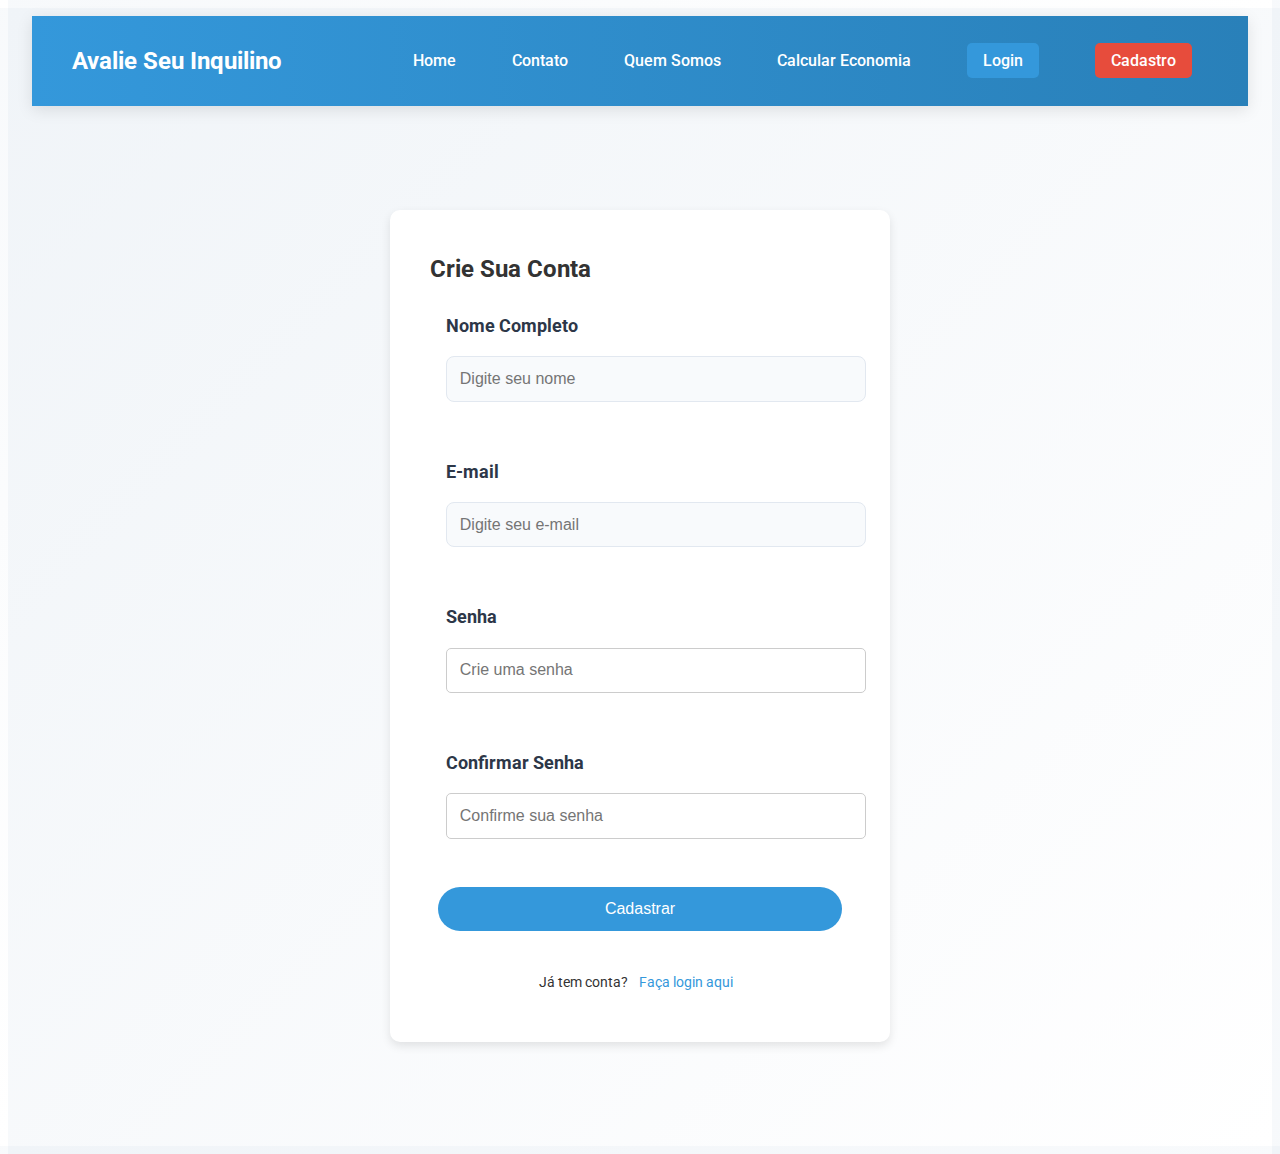
<file: cadastro.html>
<!DOCTYPE html>
<html lang="pt-br">
<head>
    <meta charset="UTF-8">
    <meta name="viewport" content="width=device-width, initial-scale=1.0">
    <title>Cadastro - Avalie Seu Inquilino</title>
    <link rel="stylesheet" href="styles.css">
    <link href="https://fonts.googleapis.com/css2?family=Roboto:wght@400;700&display=swap" rel="stylesheet">
</head>
<body>
    <!-- Cabeçalho -->
    <header>
        <nav class="navbar">
            <div class="logo">Avalie Seu Inquilino</div>
            <ul class="nav-menu">
                <li><a href="index.html#home">Home</a></li>
            <!-- <li><a href="index.html#analisar">Analisar Inquilino</a></li>  -->
                <li><a href="index.html#contato">Contato</a></li>
                <li><a href="index.html#quem-somos">Quem Somos</a></li>
                <li><a href="index.html#calcular">Calcular Economia</a></li>
                <li><a href="login.html" class="btn-login">Login</a></li>
                <li><a href="cadastro.html" class="btn-cadastro">Cadastro</a></li>
            </ul>
        </nav>
    </header>

    <!-- Conteúdo da Página de Cadastro -->
    <main class="container">
        <section class="form-section">
            <h2>Crie Sua Conta</h2>
            <form id="cadastro-form" class="auth-form">
                <div class="form-group">
                    <label for="nome">Nome Completo</label>
                    <input type="text" id="nome" name="nome" placeholder="Digite seu nome" required>
                </div>
                <div class="form-group">
                    <label for="email">E-mail</label>
                    <input type="email" id="email" name="email" placeholder="Digite seu e-mail" required>
                </div>
                <div class="form-group">
                    <label for="password">Senha</label>
                    <input type="password" id="password" name="password" placeholder="Crie uma senha" required>
                </div>
                <div class="form-group">
                    <label for="confirm-password">Confirmar Senha</label>
                    <input type="password" id="confirm-password" name="confirm-password" placeholder="Confirme sua senha" required>
                </div>
                <button type="submit" class="btn-submit">Cadastrar</button>
                <p class="form-footer">Já tem conta? <a href="login.html">Faça login aqui</a></p>
            </form>
        </section>
    </main>

    <script src="script.js"></script>
</body>
</html>
</file>
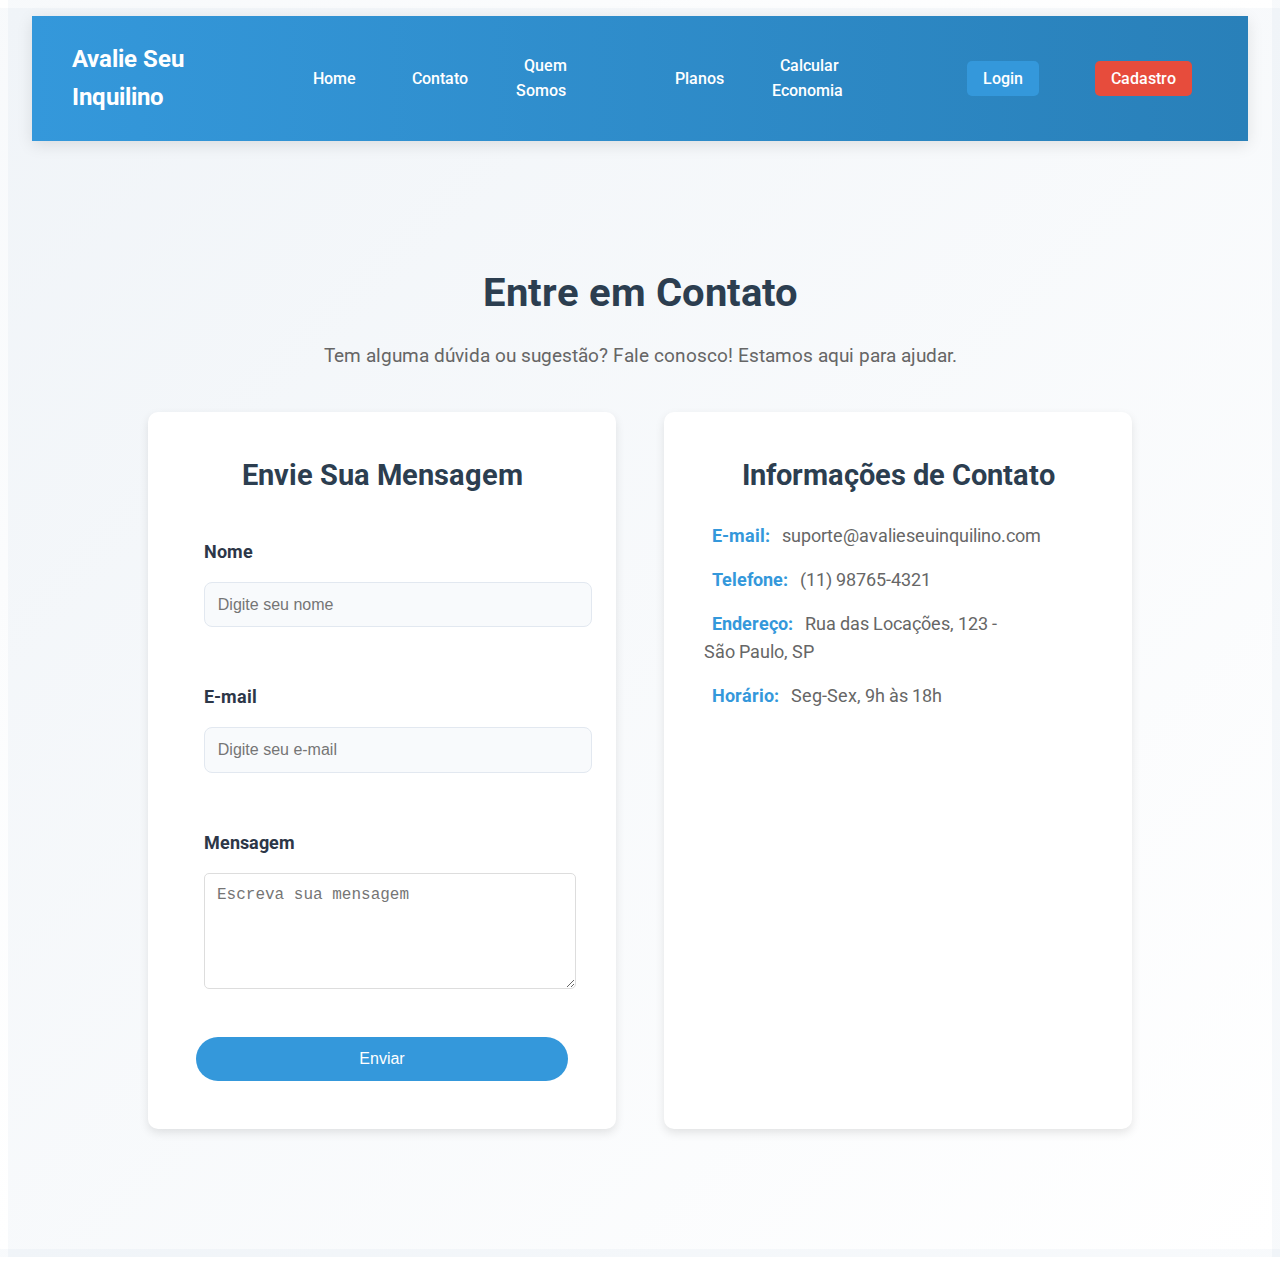
<file: contato.html>
<!DOCTYPE html>
<html lang="pt-br">
<head>
    <meta charset="UTF-8">
    <meta name="viewport" content="width=device-width, initial-scale=1.0">
    <title>Contato - Avalie Seu Inquilino</title>
    <link rel="stylesheet" href="styles.css">
    <link href="https://fonts.googleapis.com/css2?family=Roboto:wght@400;700&display=swap" rel="stylesheet">
</head>
<body>
    <!-- Cabeçalho -->
    <header>
        <nav class="navbar">
            <div class="logo">Avalie Seu Inquilino</div>
            <ul class="nav-menu">
                <li><a href="index.html#home">Home</a></li>
          <!--  <li><a href="analisar-inquilino.html">Analisar Inquilino</a></li> -->
                <li><a href="contato.html">Contato</a></li>
                <li><a href="quem-somos.html">Quem Somos</a></li>
                <li><a href="planos.html">Planos</a></li>
                <li><a href="calcular-economia.html">Calcular Economia</a></li>
                <li><a href="login.html" class="btn-login">Login</a></li>
                <li><a href="cadastro.html" class="btn-cadastro">Cadastro</a></li>
            </ul>
        </nav>
    </header>

    <!-- Conteúdo da Página de Contato -->
    <main class="container">
        <section class="contact-section">
            <h1>Entre em Contato</h1>
            <p>Tem alguma dúvida ou sugestão? Fale conosco! Estamos aqui para ajudar.</p>

            <!-- Formulário de Contato -->
            <div class="contact-grid">
                <div class="contact-form">
                    <h2>Envie Sua Mensagem</h2>
                    <form id="contact-form" class="auth-form">
                        <div class="form-group">
                            <label for="nome">Nome</label>
                            <input type="text" id="nome" name="nome" placeholder="Digite seu nome" required>
                        </div>
                        <div class="form-group">
                            <label for="email">E-mail</label>
                            <input type="email" id="email" name="email" placeholder="Digite seu e-mail" required>
                        </div>
                        <div class="form-group">
                            <label for="mensagem">Mensagem</label>
                            <textarea id="mensagem" name="mensagem" placeholder="Escreva sua mensagem" rows="5" required></textarea>
                        </div>
                        <button type="submit" class="btn-submit">Enviar</button>
                    </form>
                </div>

                <!-- Informações de Contato -->
                <div class="contact-info">
                    <h2>Informações de Contato</h2>
                    <p><strong>E-mail:</strong> suporte@avalieseuinquilino.com</p>
                    <p><strong>Telefone:</strong> (11) 98765-4321</p>
                    <p><strong>Endereço:</strong> Rua das Locações, 123 - <br>São Paulo, SP</p>
                    <p><strong>Horário:</strong> Seg-Sex, 9h às 18h</p>
                </div>
            </div>
        </section>
    </main>

    <script src="script.js"></script>
</body>
</html>
</file>
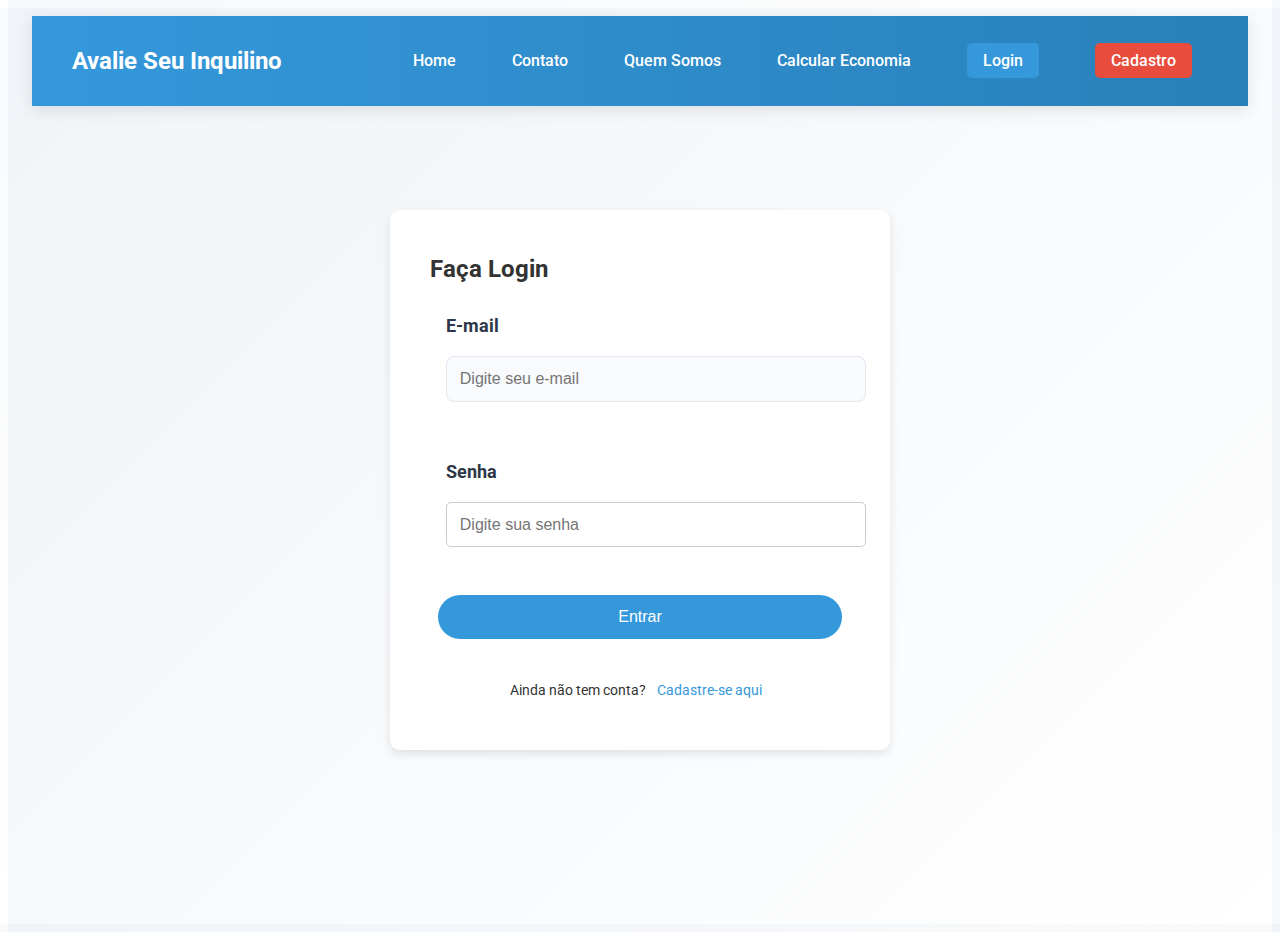
<file: login.html>
<!DOCTYPE html>
<html lang="pt-br">
<head>
    <meta charset="UTF-8">
    <meta name="viewport" content="width=device-width, initial-scale=1.0">
    <title>Login - Avalie Seu Inquilino</title>
    <link rel="stylesheet" href="styles.css">
    <link href="https://fonts.googleapis.com/css2?family=Roboto:wght@400;700&display=swap" rel="stylesheet">
</head>
<body>
    <!-- Cabeçalho -->
    <header>
        <nav class="navbar">
            <div class="logo">Avalie Seu Inquilino</div>
            <ul class="nav-menu">
                <li><a href="index.html#home">Home</a></li>
        <!--    <li><a href="index.html#analisar">Analisar Inquilino</a></li> -->
                <li><a href="index.html#contato">Contato</a></li>
                <li><a href="index.html#quem-somos">Quem Somos</a></li>
                <li><a href="index.html#calcular">Calcular Economia</a></li>
                <li><a href="login.html" class="btn-login">Login</a></li>
                <li><a href="cadastro.html" class="btn-cadastro">Cadastro</a></li>
            </ul>
        </nav>
    </header>

    <!-- Conteúdo da Página de Login -->
    <main class="container">
        <section class="form-section">
            <h2>Faça Login</h2>
            <form id="login-form" class="auth-form">
                <div class="form-group">
                    <label for="email">E-mail</label>
                    <input type="email" id="email" name="email" placeholder="Digite seu e-mail" required>
                </div>
                <div class="form-group">
                    <label for="password">Senha</label>
                    <input type="password" id="password" name="password" placeholder="Digite sua senha" required>
                </div>
                <button type="submit" class="btn-submit">Entrar</button>
                <p class="form-footer">Ainda não tem conta? <a href="cadastro.html">Cadastre-se aqui</a></p>
            </form>
        </section>
    </main>

    <script src="script.js"></script>
</body>
</html>
</file>
<file: styles.css>
/* Reset básico */
* {
    margin: 8px;
    padding: 0;
    box-sizing: border-box;
}

body {
    font-family: 'Roboto', sans-serif;
    line-height: 1.6;
    color: #333;
    background-color: #f9f9f9;
}

/* Navbar */
.navbar {
    background-color: #2c3e50;
    padding: 1.5rem;
    display: flex;
    justify-content: space-between;
    align-items: center;
    box-shadow: 0 2px 5px rgba(0, 0, 0, 0.1);
}

.logo {
    color: #fff;
    font-size: 1.5rem;
    font-weight: 700;
}

.nav-menu {
    list-style-type: none;
    display: flex;
    gap: 2rem;
}

.nav-menu a {
    color: #fff;
    text-decoration: none;
    font-weight: 500;
    transition: color 0.3s;
}

.nav-menu a:hover {
    color: #3498db;
}

.btn-login, .btn-cadastro {
    padding: 0.5rem 1rem;
    border-radius: 5px;
}

.btn-login {
    background-color: #3498db;
}

.btn-cadastro {
    background-color: #e74c3c;
}

/* Container */
.container {
    max-width: 1200px;
    margin: 0 auto;
    padding: 2rem;
}

/* Hero Section */
.hero {
    display: flex;
    align-items: center;
    gap: 2rem;
    padding: 4rem 0;
    background-color: #ecf0f1;
    border-radius: 10px;
}

.hero-text {
    flex: 1;
}

.hero-text h1 {
    font-size: 2.5rem;
    margin-bottom: 1rem;
    color: #2c3e50;
}

.hero-image {
    max-width: 50%;
    height: auto;
    border-radius: 10px;
    box-shadow: 0 4px 10px rgba(0, 0, 0, 0.1);
}

/* Sections */


.section h2 {
    font-size: 2rem;
    margin-bottom: 1.5rem;
    color: #2c3e50;
}

.section h3 {
    font-size: 1.5rem;
    margin-bottom: 1rem;
    color: #3498db;
}

/* Features */
.features {
    display: grid;
    grid-template-columns: repeat(auto-fit, minmax(250px, 1fr));
    gap: 2rem;
    margin-bottom: 1.5rem;
}

.feature-item {
    background-color: #fff;
    padding: 1.5rem;
    border-radius: 10px;
    box-shadow: 0 2px 5px rgba(0, 0, 0, 0.1);
    text-align: center;
}

.feature-icon {
    width: 60px;
    height: 60px;
    margin-bottom: 1rem;
}

/* Benefits */
.benefits-grid {
    display: grid;
    grid-template-columns: repeat(auto-fit, minmax(250px, 1fr));
    gap: 2rem;
    margin-bottom: 1.5rem;
}

.benefit-item {
    background-color: #fff;
    padding: 1.5rem;
    border-radius: 10px;
    box-shadow: 0 2px 5px rgba(0, 0, 0, 0.1);
    text-align: center;
}

.benefit-icon {
    width: 60px;
    height: 60px;
    margin-bottom: 1rem;
}

/* Estilos para Formulários (Login, Cadastro e Contato) */
.form-section {
    max-width: 500px;
    margin: 4rem auto;
    background-color: #fff;
    padding: 2rem;
    border-radius: 10px;
    box-shadow: 0 4px 10px rgba(0, 0, 0, 0.1);
}

.auth-form {
    display: flex;
    flex-direction: column;
    gap: 1.5rem;
}

.form-group {
    display: flex;
    flex-direction: column;
}

.form-group label {
    font-weight: 700;
    margin-bottom: 0.5rem;
    color: #2c3e50;
}

.form-group input,
.form-group textarea {
    padding: 0.75rem;
    border: 1px solid #ddd;
    border-radius: 5px;
    font-size: 1rem;
    transition: border-color 0.3s;
}

.form-group textarea {
    resize: vertical;
    min-height: 100px;
}

.form-group input:focus,
.form-group textarea:focus {
    border-color: #3498db;
    outline: none;
}

.btn-submit {
    background-color: #3498db;
    color: #fff;
    padding: 0.75rem;
    border: none;
    border-radius: 5px;
    font-size: 1rem;
    font-weight: 700;
    cursor: pointer;
    transition: background-color 0.3s;
}

.btn-submit:hover {
    background-color: #2980b9;
}

.form-footer {
    text-align: center;
    font-size: 0.9rem;
}

.form-footer a {
    color: #3498db;
    text-decoration: none;
}

.form-footer a:hover {
    text-decoration: underline;
}

/* Estilos do Dashboard */
.dashboard h1 {
    font-size: 2.5rem;
    color: #2c3e50;
    margin-bottom: 2rem;
    text-align: center;
}

.dashboard-section {
    background-color: #fff;
    padding: 2rem;
    border-radius: 10px;
    box-shadow: 0 4px 10px rgba(0, 0, 0, 0.1);
    margin-bottom: 2rem;
}

.dashboard-section h2 {
    font-size: 1.8rem;
    color: #2c3e50;
    margin-bottom: 1.5rem;
}

/* Perfil */
.profile-info {
    display: flex;
    flex-direction: column;
    gap: 1rem;
}

.profile-info p {
    font-size: 1.1rem;
}

.btn-edit {
    background-color: #e74c3c;
    color: #fff;
    padding: 0.5rem 1rem;
    border: none;
    border-radius: 5px;
    font-weight: 700;
    cursor: pointer;
    transition: background-color 0.3s;
    max-width: 150px;
}

.btn-edit:hover {
    background-color: #c0392b;
}

/* Ações */
.actions-grid {
    display: grid;
    grid-template-columns: repeat(auto-fit, minmax(250px, 1fr));
    gap: 2rem;
}

.action-item {
    text-align: center;
    padding: 1.5rem;
    background-color: #ecf0f1;
    border-radius: 10px;
}

.action-icon {
    width: 60px;
    height: 60px;
    margin-bottom: 1rem;
}

.btn-action {
    background-color: #3498db;
    color: #fff;
    padding: 0.5rem 1rem;
    border: none;
    border-radius: 5px;
    font-weight: 700;
    cursor: pointer;
    transition: background-color 0.3s;
}

.btn-action:hover {
    background-color: #2980b9;
}

/* Formulário de Análise */
.analisar-form {
    display: flex;
    flex-direction: column;
    gap: 1rem;
    margin-top: 1rem;
}

/* Resultado da Análise */
.analise-resultado {
    margin-top: 2rem;
    padding: 1.5rem;
    background-color: #fff;
    border-radius: 10px;
    box-shadow: 0 2px 5px rgba(0, 0, 0, 0.1);
}

.analise-resultado h3 {
    font-size: 1.5rem;
    color: #2c3e50;
    margin-bottom: 1rem;
}

.analise-resultado p {
    font-size: 1.1rem;
    margin-bottom: 0.5rem;
}

.analise-resultado p span {
    font-weight: 700;
    color: #3498db;
}

/* Histórico */
.history-table {
    width: 100%;
    border-collapse: collapse;
}

.history-table th,
.history-table td {
    padding: 1rem;
    text-align: left;
    border-bottom: 1px solid #ddd;
}

.history-table th {
    background-color: #2c3e50;
    color: #fff;
}

.history-table tr:nth-child(even) {
    background-color: #f9f9f9;
}

.btn-view {
    background-color: #3498db;
    color: #fff;
    padding: 0.3rem 0.8rem;
    border: none;
    border-radius: 5px;
    cursor: pointer;
    transition: background-color 0.3s;
}

.btn-view:hover {
    background-color: #2980b9;
}

/* Modal */
.modal {
    position: fixed;
    top: 0;
    left: 0;
    width: 100%;
    height: 100%;
    background-color: rgba(0, 0, 0, 0.6);
    display: flex;
    justify-content: center;
    align-items: center;
    z-index: 1000;
}

.modal-content {
    background-color: #fff;
    padding: 2.5rem;
    border-radius: 15px;
    max-width: 700px;
    width: 90%;
    position: relative;
    box-shadow: 0 6px 15px rgba(0, 0, 0, 0.3);
    animation: modalFadeIn 0.3s ease;
}

@keyframes modalFadeIn {
    from {
        opacity: 0;
        transform: translateY(-20px);
    }
    to {
        opacity: 1;
        transform: translateY(0);
    }
}

.modal-close {
    position: absolute;
    top: 15px;
    right: 20px;
    font-size: 2.5rem;
    color: #2c3e50;
    cursor: pointer;
    border: none;
    background: none;
    transition: color 0.3s;
}

.modal-close:hover {
    color: #e74c3c;
}

.modal-content h2 {
    font-size: 2rem;
    color: #2c3e50;
    margin-bottom: 1.5rem;
    text-align: center;
    border-bottom: 2px solid #3498db;
    padding-bottom: 0.5rem;
}

.modal-content .detalhes-grid {
    display: grid;
    grid-template-columns: 1fr 1fr;
    gap: 1rem;
    margin-bottom: 1.5rem;
}

.modal-content p {
    font-size: 1.1rem;
    margin-bottom: 0.75rem;
}

.modal-content p span {
    font-weight: 700;
    color: #3498db;
}

.modal-content .comentario {
    background-color: #ecf0f1;
    padding: 1rem;
    border-radius: 10px;
    font-style: italic;
    margin-top: 1rem;
}

.modal-content .fotos-section {
    margin-top: 2rem;
}

.modal-content .fotos-section h3 {
    font-size: 1.5rem;
    color: #2c3e50;
    margin-bottom: 1rem;
}

.modal-content .fotos-grid {
    display: grid;
    grid-template-columns: repeat(auto-fit, minmax(150px, 1fr));
    gap: 1rem;
}

.modal-content .foto-item {
    text-align: center;
}

.modal-content .foto-item img {
    max-width: 100%;
    height: 150px;
    object-fit: cover;
    border-radius: 10px;
    box-shadow: 0 2px 5px rgba(0, 0, 0, 0.1);
    transition: transform 0.3s;
}

.modal-content .foto-item img:hover {
    transform: scale(1.05);
}

.modal-content .foto-item p {
    font-size: 0.9rem;
    margin-top: 0.5rem;
    color: #666;
}

/* Estilos da Página de Contato */
.contact-section {
    padding: 4rem 0;
    text-align: center;
}

.contact-section h1 {
    font-size: 2.5rem;
    color: #2c3e50;
    margin-bottom: 1rem;
}

.contact-section p {
    font-size: 1.2rem;
    color: #666;
    margin-bottom: 2rem;
}

.contact-grid {
    display: grid;
    grid-template-columns: 1fr 1fr;
    gap: 2rem;
    max-width: 1000px;
    margin: 0 auto;
}

.contact-form,
.contact-info {
    background-color: #fff;
    padding: 2rem;
    border-radius: 10px;
    box-shadow: 0 4px 10px rgba(0, 0, 0, 0.1);
    text-align: left; /* Alinha o conteúdo à esquerda */
}

.contact-form h2,
.contact-info h2 {
    text-align: center; /* Centraliza apenas o h2 */
}

.contact-form h2,
.contact-info h2 {
    font-size: 1.8rem;
    color: #2c3e50;
    margin-bottom: 1.5rem;
}

.contact-info p {
    font-size: 1.1rem;
    margin-bottom: 1rem;
}

.contact-info p strong {
    color: #3498db;
}

/* Sistema de Estrelas */
.estrelas {
    display: flex;
    gap: 0.5rem;
    justify-content: flex-start;
}

.estrela {
    font-size: 1.5rem;
    color: #ddd;
    cursor: pointer;
    transition: color 0.2s;
}

.estrela.ativa {
    color: #f1c40f; /* Amarelo para estrelas selecionadas */
}

/* Fotos Preview */
#fotos-preview .foto-item img {
    max-width: 100px;
    height: 100px;
    object-fit: cover;
    border-radius: 5px;
    margin-top: 0.5rem;
}

/* Responsividade */
@media (max-width: 768px) {
    .navbar {
        flex-direction: column;
        gap: 1rem;
    }

    .nav-menu {
        flex-direction: column;
        align-items: center;
    }

    .hero {
        flex-direction: column;
        text-align: center;
    }

    .hero-image {
        max-width: 100%;
    }

    .form-section {
        margin: 2rem auto;
        padding: 1.5rem;
    }

    .dashboard h1 {
        font-size: 2rem;
    }

    .actions-grid {
        grid-template-columns: 1fr;
    }

    .history-table th,
    .history-table td {
        font-size: 0.9rem;
        padding: 0.8rem;
    }

    .modal-content {
        width: 95%;
        padding: 1.5rem;
    }

    .modal-content .detalhes-grid {
        grid-template-columns: 1fr;
    }

    .modal-content .fotos-grid {
        grid-template-columns: 1fr;
    }

    .contact-grid {
        grid-template-columns: 1fr;
    }

    .contact-section h1 {
        font-size: 2rem;
    }
}

/* Ajustes para Ações Rápidas */
.actions-grid .action-item {
    /* Garantir que o conteúdo interno não estoure o grid */
    max-width: 100%;
    box-sizing: border-box;
}

.analisar-form .form-group input {
    /* Reduzir largura em telas menores sem sobrescrever o padding atual */
    width: 100%;
    max-width: 100%;
}

/* Ajustes para o Modal de Avaliação */
.modal-content {
    /* Adicionar limite de altura e rolagem para evitar overflow */
    max-height: 90vh;
    overflow-y: auto;
}

.auth-form .form-group {
    /* Garantir que os campos fiquem bem distribuídos */
    width: 100%;
}

/* Refinar Media Queries */
@media (max-width: 768px) {
    .actions-grid .action-item {
        padding: 0.75rem; /* Reduzir padding para caber melhor */
    }

    .analisar-form .form-group input {
        font-size: 0.9rem; /* Reduzir fonte para melhor ajuste */
    }

    .btn-action {
        padding: 0.4rem 0.8rem; /* Ajustar botão para telas menores */
        font-size: 0.9rem;
    }

    .modal-content {
        padding: 1rem; /* Reduzir padding do modal */
    }

    .fotos-grid .foto-item img {
        height: 120px; /* Reduzir altura das fotos */
    }
}

@media (max-width: 480px) {
    .actions-grid .action-item {
        padding: 0.5rem; /* Ainda mais compacto */
    }

    .analisar-form .form-group label {
        font-size: 0.8rem; /* Reduzir labels */
    }

    .analisar-form .form-group input {
        font-size: 0.8rem;
        padding: 0.4rem;
    }

    .btn-action,
    .btn-submit {
        font-size: 0.8rem;
        padding: 0.3rem 0.6rem;
    }

    .modal-content {
        padding: 0.75rem;
    }

    .modal-content h2 {
        font-size: 1.5rem; /* Reduzir título do modal */
    }

    .estrelas .estrela {
        font-size: 1rem; /* Reduzir estrelas */
    }

    .fotos-grid .foto-item img {
        height: 100px; /* Fotos ainda menores */
    }
}
/* Quem Somos */
.intro-text {
    font-size: 1.2rem;
    color: #6b7280;
    margin-bottom: 2rem;
    text-align: center;
    line-height: 1.6;
    font-weight: 300;
    transition: all 0.3s ease;
}

.about-content {
    display: flex;
    align-items: center;
    gap: 2.5rem;
    margin-bottom: 3rem;
    padding: 1.5rem;
    background: linear-gradient(135deg, #f8fafc 0%, #ffffff 100%);
    border-radius: 15px;
}

.about-text {
    text-align: center;
    flex: 1;
    color: #4b5563;
    line-height: 1.8;
}

.about-image {
    max-width: 50%;
    height: auto;
    border-radius: 15px;
    box-shadow: 0 6px 15px rgba(0, 0, 0, 0.12);
    transition: transform 0.3s ease, box-shadow 0.3s ease;
}

.about-image:hover {
    transform: translateY(-5px);
    box-shadow: 0 8px 20px rgba(0, 0, 0, 0.15);
}

.values-section,
.history-section,
.cta-section {
    text-align: center;
    margin-bottom: 3rem;
    padding: 2rem;
    background: #ffffff;
    border-radius: 12px;
    box-shadow: 0 2px 10px rgba(0, 0, 0, 0.05);
    transition: all 0.3s ease;
}

.values-section:hover,
.history-section:hover {
    box-shadow: 0 4px 15px rgba(0, 0, 0, 0.08);
}

.cta-section {
    text-align: center;
    background: linear-gradient(135deg, #3498db 0%, #2980b9 100%);
    color: #ffffff;
    padding: 2.5rem;
}

.cta-section h3 {
    font-size: 1.5rem;
    color: #ffffff;
    margin-bottom: 1rem;
    font-weight: 600;
    text-transform: uppercase;
    letter-spacing: 1px;
}

.cta-section p {
    font-size: 1.1rem;
    margin-bottom: 1.5rem;
    line-height: 1.7;
    opacity: 0.9;
}

/* Botão extra (opcional) */
.cta-section a {
    display: inline-block;
    padding: 0.8rem 2rem;
    background: #ffffff;
    color: #3498db;
    text-decoration: none;
    border-radius: 25px;
    font-weight: 500;
    transition: all 0.3s ease;
}

.cta-section a:hover {
    background: #f1f5f9;
    transform: translateY(-2px);
    box-shadow: 0 4px 12px rgba(0, 0, 0, 0.1);
}

/* Responsividade */
@media (max-width: 768px) {
    .about-content {
        flex-direction: column;
        text-align: center;
        padding: 1rem;
    }

    .about-image {
        max-width: 100%;
        margin-top: 1.5rem;
    }

    .intro-text {
        font-size: 1rem;
        padding: 0 1rem;
    }

    .values-section,
    .history-section,
    .cta-section {
        padding: 1.5rem;
    }

    .cta-section h3 {
        font-size: 1.3rem;
    }

    .cta-section p {
        font-size: 1rem;
    }

    .cta-section a {
        padding: 0.6rem 1.5rem;
    }
}
/* Calculadora Melhorada */
.calculator-section {
    max-width: 700px;
    margin: 2rem auto;
    background-color: #fff;
    padding: 2.5rem;
    border-radius: 15px;
    box-shadow: 0 6px 15px rgba(0, 0, 0, 0.15);
}

.calculator-form {
    background-color: #f9f9f9;
    padding: 1.5rem;
    border-radius: 10px;
}

.btn-calcular {
    background-color: #e74c3c; /* Vermelho para chamar atenção */
    padding: 1rem;
    font-size: 1.1rem;
    transition: transform 0.2s;
}

.btn-calcular:hover {
    background-color: #c0392b;
    transform: scale(1.05);
}

/* Resultado PNL */
.resultado-pnl {
    margin-top: 2rem;
    padding: 2rem;
    background-color: #ecf0f1;
    border-radius: 15px;
    box-shadow: 0 4px 10px rgba(0, 0, 0, 0.1);
    border-left: 5px solid #3498db;
}

.pnl-details p {
    font-size: 1.1rem;
    margin-bottom: 0.75rem;
}

.highlight {
    font-size: 1.3rem;
    font-weight: 700;
    color: #e74c3c;
    background-color: #fff;
    padding: 0.5rem 1rem;
    border-radius: 5px;
    display: inline-block;
    margin-top: 1rem;
}

.pnl-cta {
    text-align: center;
    margin-top: 1.5rem;
}

.pnl-cta p {
    font-size: 1.1rem;
    margin-bottom: 1rem;
}

.btn-join {
    background-color: #3498db;
    padding: 0.75rem 1.5rem;
    font-size: 1rem;
}

.btn-join:hover {
    background-color: #2980b9;
}

/* Benefícios PNL */
.benefits-pnl {
    margin: 3rem 0;
    text-align: center;
}

.benefits-pnl h2 {
    color: #2c3e50;
    margin-bottom: 2rem;
}

/* Responsividade */
@media (max-width: 768px) {
    .calculator-section {
        padding: 1.5rem;
        margin: 1rem;
    }

    .calculator-form {
        padding: 1rem;
    }

    .btn-calcular {
        font-size: 1rem;
        padding: 0.75rem;
    }

    .resultado-pnl {
        padding: 1.5rem;
    }

    .highlight {
        font-size: 1.1rem;
    }
}

@media (max-width: 480px) {
    .calculator-section {
        padding: 1rem;
    }

    .btn-calcular {
        font-size: 0.9rem;
        padding: 0.5rem;
    }

    .resultado-pnl {
        padding: 1rem;
    }

    .pnl-details p {
        font-size: 0.9rem;
    }

    .highlight {
        font-size: 1rem;
    }

    .btn-join {
        padding: 0.5rem 1rem;
        font-size: 0.9rem;
    }
}
/* Analisar Inquilino - Melhorias */
.analisar-hero {
    background: linear-gradient(135deg, #2c3e50 0%, #3498db 100%); /* Gradiente elegante */
    padding: 4rem 2rem;
    margin-bottom: 4rem;
    color: #fff;
    position: relative;
    overflow: hidden;
}

.analisar-hero::after {
    content: '';
    position: absolute;
    top: 0;
    left: 0;
    width: 100%;
    height: 100%;
    background: rgba(0, 0, 0, 0.1);
    z-index: 0;
}

.hero-text {
    position: relative;
    z-index: 1;
    max-width: 50%;
}

.hero-text h2 {
    font-size: 2.2rem;
    color: #fff;
    margin-bottom: 1.5rem;
    text-shadow: 0 2px 4px rgba(0, 0, 0, 0.2);
}

.hero-text p {
    font-size: 1.2rem;
    line-height: 1.8;
    margin-bottom: 2rem;
}

.hero-image {
    position: relative;
    z-index: 1;
    transition: transform 0.3s ease;
}

.hero-image:hover {
    transform: scale(1.05);
}

.btn-cta {
    background-color: #e74c3c;
    padding: 1rem 2.5rem;
    font-size: 1.2rem;
    font-weight: 700;
    text-transform: uppercase;
    letter-spacing: 1px;
    border: none;
    border-radius: 50px;
    box-shadow: 0 4px 15px rgba(231, 76, 60, 0.4);
    transition: all 0.3s ease;
}

.btn-cta:hover {
    background-color: #c0392b;
    transform: translateY(-3px);
    box-shadow: 0 6px 20px rgba(231, 76, 60, 0.6);
}

/* Painel de Lucro e Perda */
.pnl-section {
    margin: 4rem 0;
    text-align: center;
    background-color: #f9f9f9;
    padding: 3rem 2rem;
    border-radius: 20px;
}

.pnl-section h2 {
    font-size: 2.5rem;
    color: #2c3e50;
    margin-bottom: 2.5rem;
    text-transform: uppercase;
}

.pnl-grid {
    display: grid;
    grid-template-columns: repeat(auto-fit, minmax(320px, 1fr));
    gap: 2.5rem;
    margin-bottom: 3rem;
}

.pnl-item {
    padding: 2.5rem;
    border-radius: 15px;
    box-shadow: 0 6px 15px rgba(0, 0, 0, 0.1);
    transition: transform 0.3s ease;
}

.pnl-item:hover {
    transform: translateY(-5px);
}

.pnl-loss {
    background-color: #fff;
    border: 2px solid #e74c3c;
}

.pnl-profit {
    background-color: #fff;
    border: 2px solid #3498db;
}

.pnl-item h3 {
    font-size: 1.8rem;
    margin-bottom: 1.5rem;
    color: #2c3e50;
}

.pnl-item p {
    font-size: 1.1rem;
    line-height: 1.6;
    margin-bottom: 1rem;
    color: #666;
}

.pnl-item .highlight {
    font-size: 1.5rem;
    font-weight: 700;
    padding: 0.75rem 1.5rem;
    border-radius: 10px;
    background-color: #e74c3c;
    color: #fff;
    display: inline-block;
    margin-top: 1.5rem;
    box-shadow: 0 4px 10px rgba(0, 0, 0, 0.2);
}

.pnl-profit .highlight {
    background-color: #3498db;
}

.pnl-cta {
    margin-top: 2.5rem;
}

.pnl-cta p {
    font-size: 1.3rem;
    font-weight: 500;
    color: #2c3e50;
    margin-bottom: 2rem;
}

/* Benefícios */
.benefits-section {
    margin: 4rem 0;
    text-align: center;
}

.benefits-section h2 {
    font-size: 2.2rem;
    color: #2c3e50;
    margin-bottom: 2.5rem;
}

.benefits-grid {
    gap: 2rem;
}

.benefit-item {
    padding: 2rem;
    transition: all 0.3s ease;
}

.benefit-item:hover {
    box-shadow: 0 8px 20px rgba(0, 0, 0, 0.15);
    transform: translateY(-5px);
}

.benefit-item h3 {
    font-size: 1.5rem;
    color: #3498db;
    margin-bottom: 1rem;
}

/* CTA Final */
.final-cta {
    text-align: center;
    padding: 4rem 2rem;
    background: linear-gradient(135deg, #3498db 0%, #2c3e50 100%);
    border-radius: 20px;
    color: #fff;
    margin-top: 4rem;
}

.final-cta h2 {
    font-size: 2.5rem;
    margin-bottom: 1.5rem;
    text-shadow: 0 2px 4px rgba(0, 0, 0, 0.2);
}

.final-cta p {
    font-size: 1.2rem;
    line-height: 1.8;
    margin-bottom: 2.5rem;
}

/* Responsividade */
@media (max-width: 768px) {
    .analisar-hero {
        flex-direction: column;
        padding: 3rem 1.5rem;
    }

    .hero-text {
        max-width: 100%;
        text-align: center;
    }

    .hero-text h2 {
        font-size: 1.8rem;
    }

    .hero-text p {
        font-size: 1rem;
    }

    .pnl-section {
        padding: 2rem 1rem;
    }

    .pnl-section h2 {
        font-size: 2rem;
    }

    .pnl-grid {
        grid-template-columns: 1fr;
        gap: 1.5rem;
    }

    .pnl-item {
        padding: 2rem;
    }

    .pnl-item h3 {
        font-size: 1.5rem;
    }

    .pnl-item .highlight {
        font-size: 1.3rem;
    }

    .final-cta {
        padding: 3rem 1rem;
    }

    .final-cta h2 {
        font-size: 2rem;
    }
}

@media (max-width: 480px) {
    .analisar-hero {
        padding: 2rem 1rem;
    }

    .hero-text h2 {
        font-size: 1.5rem;
    }

    .btn-cta {
        font-size: 1rem;
        padding: 0.75rem 2rem;
    }

    .pnl-section h2 {
        font-size: 1.8rem;
    }

    .pnl-item {
        padding: 1.5rem;
    }

    .pnl-item h3 {
        font-size: 1.3rem;
    }

    .pnl-item p {
        font-size: 0.9rem;
    }

    .pnl-item .highlight {
        font-size: 1.1rem;
        padding: 0.5rem 1rem;
    }

    .pnl-cta p {
        font-size: 1.1rem;
    }

    .benefits-section h2 {
        font-size: 1.8rem;
    }

    .benefit-item h3 {
        font-size: 1.3rem;
    }

    .final-cta h2 {
        font-size: 1.8rem;
    }

    .final-cta p {
        font-size: 1rem;
    }
}

/* Estilos da Página de Planos */
.pricing-page {
    padding: 4rem 0;
    background: #fff;
}

.pricing-title {
    text-align: center;
    font-size: 2.5rem;
    color: #2d3748;
    margin-bottom: 3rem;
    font-weight: 700;
}

.pricing-section {
    margin-bottom: 4rem;
    text-align: center;
}

.pricing-section h2 {
    font-size: 2rem;
    color: #3498db;
    margin-bottom: 1rem;
}

.pricing-section p {
    font-size: 1.1rem;
    color: #6b7280;
    margin-bottom: 2rem;
}

.price-box, .plan-card {
    background: #fff;
    padding: 2rem;
    border-radius: 8px;
    box-shadow: 0 2px 10px rgba(0, 0, 0, 0.1);
    transition: transform 0.3s ease;
    max-width: 350px;
    margin: 0 auto;
}

.plans-container {
    display: flex;
    justify-content: center;
    gap: 2rem;
    flex-wrap: wrap;
}

.plan-card {
    flex: 1;
    min-width: 280px;
    max-width: 320px;
}

.plan-card.highlight {
    background: #3498db;
    color: #fff;
    transform: scale(1.05);
}

.plan-card.highlight .price-detail,
.plan-card.highlight .plan-details {
    color: #e2e8f0;
}

.plan-card:hover, .price-box:hover {
    transform: translateY(-5px);
}

.price {
    font-size: 2.5rem;
    font-weight: 700;
    color: #2d3748;
    display: block;
    margin: 1rem 0;
}

.plan-card.highlight .price {
    color: #fff;
}

.price-detail {
    font-size: 1rem;
    color: #6b7280;
    margin-bottom: 1.5rem;
}

.plan-details {
    font-size: 1.2rem;
    color: #4b5563;
    margin: 0.5rem 0 1rem;
}

/* Aproveitando btn-submit existente */
.plan-card.highlight .btn-submit {
    background: #fff;
    color: #3498db;
}

.plan-card.highlight .btn-submit:hover {
    background: #f1f5f9;
}

/* Responsividade */
@media (max-width: 768px) {
    .pricing-title {
        font-size: 2rem;
    }

    .pricing-section h2 {
        font-size: 1.5rem;
    }

    .plans-container {
        flex-direction: column;
        align-items: center;
    }

    .plan-card, .price-box {
        max-width: 100%;
    }

    .plan-card.highlight {
        transform: scale(1);
    }

    .price {
        font-size: 2rem;
    }
}

/* Estilos da Página de Pagamento */
.payment-page {
    padding: 4rem 0;
}

.payment-title {
    text-align: center;
    font-size: 2.5rem;
    color: #2d3748;
    margin-bottom: 2rem;
    font-weight: 700;
}

.payment-content {
    max-width: 600px;
    margin: 0 auto;
    background: #fff;
    padding: 2rem;
    border-radius: 8px;
    box-shadow: 0 2px 10px rgba(0, 0, 0, 0.1);
}

.plan-selection h2 {
    font-size: 1.5rem;
    color: #3498db;
    margin-bottom: 1rem;
    text-align: center;
}

.payment-form {
    display: flex;
    flex-direction: column;
    gap: 1.5rem;
}

.form-group {
    display: flex;
    flex-direction: column;
}

.form-group label {
    font-size: 1.1rem;
    color: #2d3748;
    margin-bottom: 0.5rem;
}

.form-group select,
.form-group input {
    padding: 0.8rem;
    font-size: 1rem;
    border: 1px solid #ccc;
    border-radius: 5px;
    width: 100%;
}

.inline-group {
    display: flex;
    gap: 1rem;
}

.inline-group div {
    flex: 1;
}

.order-summary {
    background: #f8fafc;
    padding: 1rem;
    border-radius: 5px;
    margin-top: 1rem;
}

.order-summary h3 {
    font-size: 1.2rem;
    color: #2d3748;
    margin-bottom: 0.5rem;
}

.order-summary p {
    font-size: 1rem;
    color: #6b7280;
    margin: 0.5rem 0;
}

.order-summary span {
    font-weight: 700;
    color: #2d3748;
}

/* Responsividade */
@media (max-width: 768px) {
    .payment-title {
        font-size: 2rem;
    }

    .payment-content {
        padding: 1.5rem;
    }

    .inline-group {
        flex-direction: column;
        gap: 0.5rem;
    }
}

/* Estilos Gerais do Dashboard */
body {
    background: linear-gradient(135deg, #f0f4f8 0%, #ffffff 100%);
    min-height: 100vh;
}

.navbar {
    background: linear-gradient(90deg, #3498db 0%, #2980b9 100%);
    padding: 1rem 2rem;
    box-shadow: 0 4px 15px rgba(0, 0, 0, 0.1);
}

.logo {
    color: #fff;
    font-size: 1.5rem;
    font-weight: 700;
}

.nav-menu {
    display: flex;
    align-items: center;
    gap: 1.5rem;
}

.nav-menu a {
    color: #fff;
    text-decoration: none;
    font-weight: 500;
    transition: color 0.3s ease;
}

.nav-menu a:hover {
    color: #e2e8f0;
}

.container.dashboard {
    padding: 3rem 2rem;
}

.container.dashboard h1 {
    font-size: 2.5rem;
    color: #2d3748;
    text-align: center;
    margin-bottom: 2rem;
    font-weight: 700;
    background: linear-gradient(90deg, #3498db, #2980b9);
    -webkit-background-clip: text;
    -webkit-text-fill-color: transparent;
}

/* Foto do Usuário no Cabeçalho */
.user-profile {
    display: flex;
    align-items: center;
    gap: 0.5rem;
}

.user-avatar {
    width: 40px;
    height: 40px;
    border-radius: 50%;
    border: 2px solid #fff;
    object-fit: cover;
}

#user-name-header {
    color: #fff;
    font-size: 1rem;
    font-weight: 500;
}

/* Seções do Dashboard */
.dashboard-section {
    background: #fff;
    padding: 2rem;
    border-radius: 12px;
    box-shadow: 0 6px 20px rgba(0, 0, 0, 0.05);
    margin-bottom: 2rem;
    transition: transform 0.3s ease;
}

.dashboard-section:hover {
    transform: translateY(-5px);
}

.dashboard-section h2 {
    font-size: 1.8rem;
    color: #3498db;
    margin-bottom: 1rem;
}

/* Verificação de Conta Recolhível */
.verification .collapse-header {
    display: flex;
    justify-content: space-between;
    align-items: center;
    cursor: pointer;
}

.verification .collapse-toggle {
    background: none;
    border: none;
    font-size: 1.8rem;
    color: #3498db;
    cursor: pointer;
    padding: 0 0.5rem;
}

.verification .collapse-content {
    padding-top: 1rem;
    transition: max-height 0.3s ease, opacity 0.3s ease;
}

.verification .collapse-content.collapsed {
    max-height: 0;
    opacity: 0;
    overflow: hidden;
}

.verification-info p {
    font-size: 1rem;
    color: #6b7280;
    margin-bottom: 1.5rem;
}

.verification-form {
    display: flex;
    flex-direction: column;
    gap: 1rem;
}

.verification-form .form-group label {
    font-size: 1.1rem;
    color: #2d3748;
}

.verification-form .form-group input[type="file"] {
    padding: 0.5rem;
    font-size: 1rem;
    border: 1px solid #e2e8f0;
    border-radius: 8px;
    background: #f8fafc;
}

.verification-status {
    font-size: 1rem;
    color: #6b7280;
    margin-top: 1rem;
}

.verification-status span {
    font-weight: 700;
    color: #e74c3c;
}

.verification-status span.verified {
    color: #2ecc71;
}

/* Perfil */
.profile-info {
    background: #f8fafc;
    padding: 1.5rem;
    border-radius: 8px;
}

.profile-info p {
    font-size: 1.1rem;
    color: #4b5563;
    margin: 0.5rem 0;
}

/* Ações Rápidas */
.actions-grid {
    display: grid;
    grid-template-columns: repeat(auto-fit, minmax(250px, 1fr));
    gap: 1.5rem;
}

.action-item {
    background: linear-gradient(135deg, #ffffff 0%, #f1f5f9 100%);
    padding: 1.5rem;
    border-radius: 10px;
    text-align: center;
    box-shadow: 0 4px 12px rgba(0, 0, 0, 0.05);
}

.action-icon {
    width: 40px;
    height: 40px;
    margin-bottom: 1rem;
}

.action-item h3 {
    font-size: 1.2rem;
    color: #2d3748;
    margin-bottom: 1rem;
}

.analisar-form input {
    padding: 0.8rem;
    border: 1px solid #e2e8f0;
    border-radius: 8px;
    margin-bottom: 1rem;
    width: 100%;
}

.btn-action {
    background: #3498db;
    color: #fff;
    padding: 0.8rem 1.5rem;
    border: none;
    border-radius: 25px;
    font-weight: 500;
    cursor: pointer;
    transition: background 0.3s ease;
}

.btn-action:hover {
    background: #2980b9;
}

/* Histórico */
.history-table {
    width: 100%;
    border-collapse: collapse;
    background: #f8fafc;
    border-radius: 8px;
    overflow: hidden;
}

.history-table th,
.history-table td {
    padding: 1rem;
    text-align: left;
    font-size: 1rem;
}

.history-table th {
    background: #3498db;
    color: #fff;
    font-weight: 700;
}

.history-table tr:nth-child(even) {
    background: #e2e8f0;
}

.btn-view {
    background: #2ecc71;
    color: #fff;
    padding: 0.5rem 1rem;
    border: none;
    border-radius: 20px;
    cursor: pointer;
    transition: background 0.3s ease;
}

.btn-view:hover {
    background: #27ae60;
}

/* Notificações */
.btn-notifications {
    position: relative;
    display: flex;
    align-items: center;
    padding: 0.5rem 1rem;
    text-decoration: none;
    color: #fff;
}

.notification-icon {
    width: 20px;
    height: 20px;
    margin-right: 0.5rem;
}

.notification-count {
    position: absolute;
    top: -5px;
    right: -5px;
    background: #e74c3c;
    color: #fff;
    font-size: 0.8rem;
    padding: 2px 6px;
    border-radius: 50%;
}

/* Botões */
.btn-submit, .btn-edit {
    background: #3498db;
    color: #fff;
    padding: 0.8rem 1.5rem;
    border: none;
    border-radius: 25px;
    font-weight: 500;
    cursor: pointer;
    transition: background 0.3s ease;
}

.btn-submit:hover, .btn-edit:hover {
    background: #2980b9;
}

/* Responsividade */
@media (max-width: 768px) {
    .container.dashboard h1 {
        font-size: 2rem;
    }

    .dashboard-section {
        padding: 1.5rem;
    }

    .actions-grid {
        grid-template-columns: 1fr;
    }

    .user-avatar {
        width: 30px;
        height: 30px;
    }

    #user-name-header {
        font-size: 0.9rem;
    }
}

/* Estilos para o Modal de Editar Perfil */
.modal-content {
    background: #fff;
    padding: 2rem;
    border-radius: 12px;
    box-shadow: 0 6px 20px rgba(0, 0, 0, 0.2);
    max-width: 500px;
    width: 100%;
}

.modal-close {
    position: absolute;
    top: 10px;
    right: 15px;
    font-size: 1.5rem;
    color: #6b7280;
    cursor: pointer;
    transition: color 0.3s ease;
}

.modal-close:hover {
    color: #e74c3c;
}

.auth-form {
    display: flex;
    flex-direction: column;
    gap: 1.5rem;
}

.form-group label {
    font-size: 1.1rem;
    color: #2d3748;
    margin-bottom: 0.5rem;
}

.form-group input[type="text"],
.form-group input[type="email"],
.form-group input[type="file"] {
    padding: 0.8rem;
    border: 1px solid #e2e8f0;
    border-radius: 8px;
    font-size: 1rem;
    width: 100%;
    background: #f8fafc;
}

.avatar-preview {
    margin-top: 1rem;
    text-align: center;
}

.avatar-preview img {
    width: 100px;
    height: 100px;
    border-radius: 50%;
    object-fit: cover;
    border: 2px solid #3498db;
}

/* Estilos para o menu sanduíche */
.hamburger {
    display: none; /* Escondido por padrão em telas grandes */
    font-size: 2rem;
    color: #fff;
    background: none;
    border: none;
    cursor: pointer;
    padding: 0.5rem;
}

/* Ajuste da navbar para suportar o menu sanduíche */
.navbar {
    position: relative;
    display: flex;
    align-items: center;
}

/* Media Query para telas pequenas (até 768px) */
@media (max-width: 768px) {
    .hamburger {
        display: block; /* Exibe o ícone em telas pequenas */
    }

    .nav-menu {
        display: none; /* Esconde o menu por padrão em telas pequenas */
        position: absolute;
        top: 100%; /* Posiciona abaixo da navbar */
        left: 0;
        right: 0;
        background-color: #2c3e50; /* Mesma cor da navbar */
        flex-direction: column;
        align-items: center;
        gap: 1rem;
        padding: 1rem 0;
        box-shadow: 0 4px 10px rgba(0, 0, 0, 0.2);
        z-index: 1000;
    }

    .nav-menu.active {
        display: flex; /* Exibe o menu quando ativo */
    }

    .nav-menu li {
        width: 100%;
        text-align: center;
    }

    .btn-login, .btn-cadastro {
        width: 80%;
        margin: 0 auto;
    }

    /* Ajuste do layout da navbar */
    .navbar {
        justify-content: space-between;
        padding: 1rem;
    }

    .logo {
        font-size: 1.2rem;
    }
}

/* Ajuste adicional para telas muito pequenas (até 480px) */
@media (max-width: 480px) {
    .hamburger {
        font-size: 1.5rem;
    }

    .nav-menu {
        padding: 0.5rem 0;
    }

    .nav-menu a {
        font-size: 0.9rem;
    }
}
</file>
